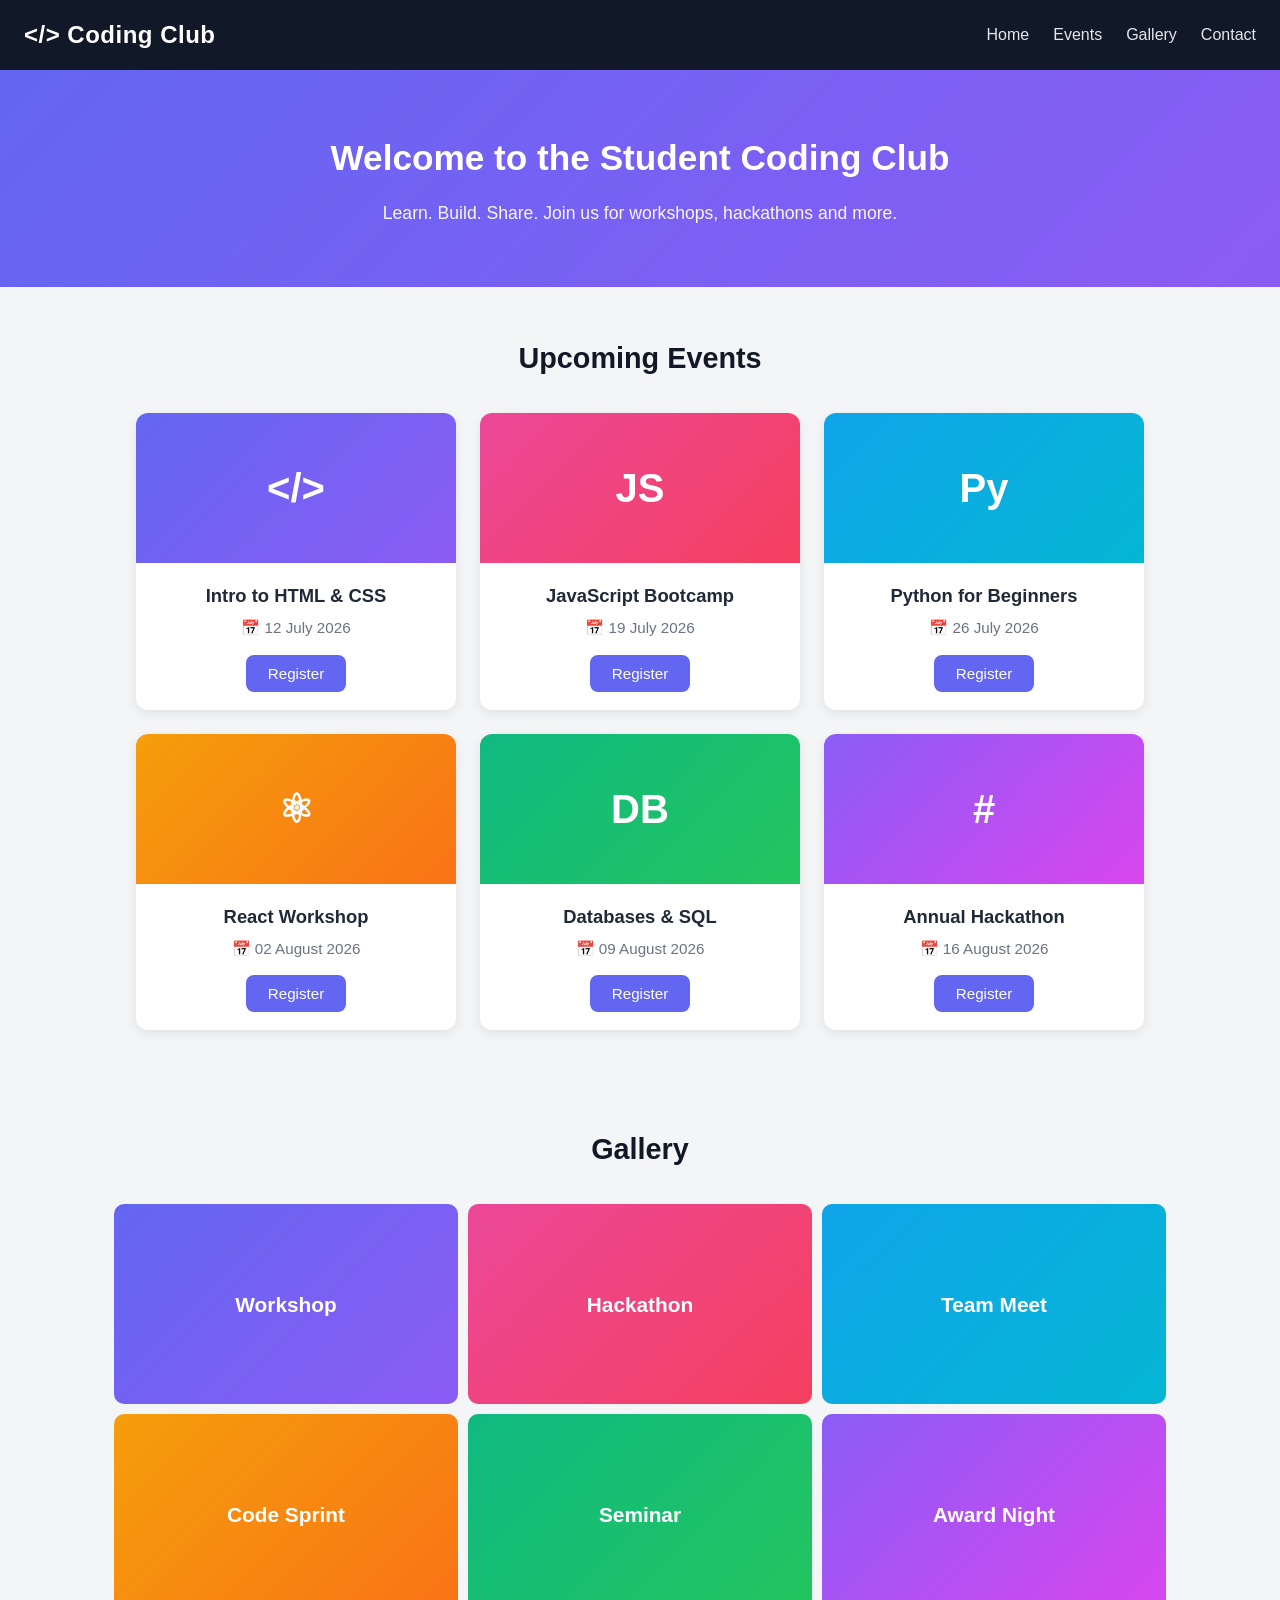
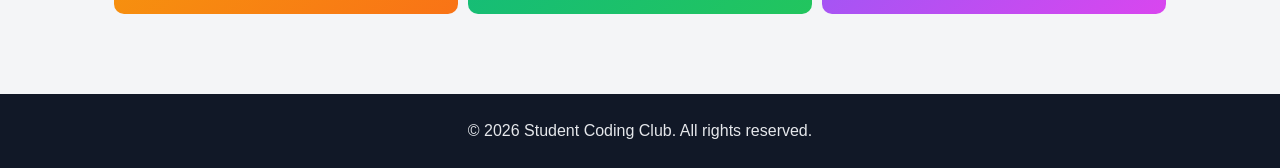
<file: index.html>
<!--
  Web Programming Assignment
  Topic: CSS Flexbox and CSS Grid
  Project: Student Coding Club Webpage

  Name:    _______________________
  Roll No: _______________________
  Class:   _______________________
-->
<!DOCTYPE html>
<html lang="en">
<head>
  <meta charset="UTF-8" />
  <meta name="viewport" content="width=device-width, initial-scale=1.0" />
  <title>Student Coding Club</title>
  <link rel="stylesheet" href="style.css" />
</head>
<body>

  <!-- ============================================================
       PART A — Header & Navigation (Flexbox)
       Club name on the left, nav links on the right.
       Links stack vertically below 768px (see style.css).
       ============================================================ -->
  <header class="header">
    <div class="logo">&lt;/&gt; Coding Club</div>
    <nav class="nav">
      <a href="#home">Home</a>
      <a href="#events">Events</a>
      <a href="#gallery">Gallery</a>
      <a href="#contact">Contact</a>
    </nav>
  </header>

  <!-- Hero / intro -->
  <section id="home" class="hero">
    <h1>Welcome to the Student Coding Club</h1>
    <p>Learn. Build. Share. Join us for workshops, hackathons and more.</p>
  </section>

  <!-- ============================================================
       PART B — Event Cards (Flexbox)
       Six cards that wrap automatically, equal spacing, hover effect.
       ============================================================ -->
  <section id="events" class="section">
    <h2 class="section-title">Upcoming Events</h2>
    <div class="cards">

      <div class="card">
        <div class="card-img" style="--c1:#6366f1; --c2:#8b5cf6;">&lt;/&gt;</div>
        <div class="card-body">
          <h3 class="card-name">Intro to HTML &amp; CSS</h3>
          <p class="card-date">📅 12 July 2026</p>
          <button class="btn">Register</button>
        </div>
      </div>

      <div class="card">
        <div class="card-img" style="--c1:#ec4899; --c2:#f43f5e;">JS</div>
        <div class="card-body">
          <h3 class="card-name">JavaScript Bootcamp</h3>
          <p class="card-date">📅 19 July 2026</p>
          <button class="btn">Register</button>
        </div>
      </div>

      <div class="card">
        <div class="card-img" style="--c1:#0ea5e9; --c2:#06b6d4;">Py</div>
        <div class="card-body">
          <h3 class="card-name">Python for Beginners</h3>
          <p class="card-date">📅 26 July 2026</p>
          <button class="btn">Register</button>
        </div>
      </div>

      <div class="card">
        <div class="card-img" style="--c1:#f59e0b; --c2:#f97316;">⚛</div>
        <div class="card-body">
          <h3 class="card-name">React Workshop</h3>
          <p class="card-date">📅 02 August 2026</p>
          <button class="btn">Register</button>
        </div>
      </div>

      <div class="card">
        <div class="card-img" style="--c1:#10b981; --c2:#22c55e;">DB</div>
        <div class="card-body">
          <h3 class="card-name">Databases &amp; SQL</h3>
          <p class="card-date">📅 09 August 2026</p>
          <button class="btn">Register</button>
        </div>
      </div>

      <div class="card">
        <div class="card-img" style="--c1:#8b5cf6; --c2:#d946ef;">#</div>
        <div class="card-body">
          <h3 class="card-name">Annual Hackathon</h3>
          <p class="card-date">📅 16 August 2026</p>
          <button class="btn">Register</button>
        </div>
      </div>

    </div>
  </section>

  <!-- ============================================================
       PART C — Gallery Section (CSS Grid)
       Six images. Desktop: 3 cols, Tablet: 2 cols, Mobile: 1 col.
       10px gap (see style.css).
       ============================================================ -->
  <section id="gallery" class="section">
    <h2 class="section-title">Gallery</h2>
    <div class="gallery">
      <div class="gallery-item" style="--c1:#6366f1; --c2:#8b5cf6;">Workshop</div>
      <div class="gallery-item" style="--c1:#ec4899; --c2:#f43f5e;">Hackathon</div>
      <div class="gallery-item" style="--c1:#0ea5e9; --c2:#06b6d4;">Team Meet</div>
      <div class="gallery-item" style="--c1:#f59e0b; --c2:#f97316;">Code Sprint</div>
      <div class="gallery-item" style="--c1:#10b981; --c2:#22c55e;">Seminar</div>
      <div class="gallery-item" style="--c1:#8b5cf6; --c2:#d946ef;">Award Night</div>
    </div>
  </section>

  <!-- ============================================================
       PART D — Footer
       Centered copyright text with a background color.
       ============================================================ -->
  <footer id="contact" class="footer">
    <p>&copy; 2026 Student Coding Club. All rights reserved.</p>
  </footer>

</body>
</html>
</file>
<file: style.css>
/* =====================================================================
   Student Coding Club — Stylesheet
   Web Programming Assignment: CSS Flexbox and CSS Grid
   ===================================================================== */

/* ---- Base / reset ---- */
* {
  margin: 0;
  padding: 0;
  box-sizing: border-box;
}

body {
  font-family: "Segoe UI", Roboto, Arial, sans-serif;
  line-height: 1.6;
  color: #1f2937;
  background: #f4f5f7;
}

/* =====================================================================
   PART A — Header & Navigation (Flexbox)
   Club name on the left, nav links on the right using Flexbox.
   ===================================================================== */
.header {
  display: flex;                 /* Flexbox */
  justify-content: space-between;/* name left, links right */
  align-items: center;
  flex-wrap: wrap;
  background: #111827;
  color: #fff;
  padding: 16px 24px;
}

.logo {
  font-size: 1.5rem;
  font-weight: 700;
  letter-spacing: 0.5px;
}

.nav {
  display: flex;                 /* horizontal alignment of links */
  gap: 24px;
}

.nav a {
  color: #e5e7eb;
  text-decoration: none;
  font-weight: 500;
  transition: color 0.2s ease;
}

.nav a:hover {
  color: #818cf8;
}

/* ---- Hero ---- */
.hero {
  text-align: center;
  padding: 60px 24px;
  background: linear-gradient(135deg, #6366f1, #8b5cf6);
  color: #fff;
}

.hero h1 {
  font-size: 2.2rem;
  margin-bottom: 12px;
}

.hero p {
  font-size: 1.1rem;
  opacity: 0.95;
}

/* ---- Generic section ---- */
.section {
  max-width: 1100px;
  margin: 0 auto;
  padding: 48px 24px;
}

.section-title {
  text-align: center;
  font-size: 1.8rem;
  margin-bottom: 32px;
  color: #111827;
}

/* =====================================================================
   PART B — Event Cards (Flexbox)
   Six cards that wrap automatically, equal spacing, hover effect.
   ===================================================================== */
.cards {
  display: flex;                 /* Flexbox */
  flex-wrap: wrap;               /* cards wrap automatically */
  gap: 24px;                     /* equal spacing */
  justify-content: center;
}

.card {
  flex: 1 1 280px;               /* grow/shrink, min width 280px */
  max-width: 320px;
  background: #fff;
  border-radius: 12px;
  overflow: hidden;
  box-shadow: 0 4px 12px rgba(0, 0, 0, 0.08);
  transition: transform 0.25s ease, box-shadow 0.25s ease;
}

.card:hover {                    /* hover effect */
  transform: translateY(-6px);
  box-shadow: 0 12px 24px rgba(0, 0, 0, 0.15);
}

/* Placeholder "image" built with a CSS gradient (self-contained) */
.card-img {
  height: 150px;
  display: flex;
  align-items: center;
  justify-content: center;
  font-size: 2.5rem;
  font-weight: 700;
  color: #fff;
  background: linear-gradient(135deg, var(--c1), var(--c2));
}

.card-body {
  padding: 18px;
  text-align: center;
}

.card-name {
  font-size: 1.15rem;
  margin-bottom: 6px;
}

.card-date {
  color: #6b7280;
  font-size: 0.95rem;
  margin-bottom: 14px;
}

.btn {
  background: #6366f1;
  color: #fff;
  border: none;
  padding: 10px 22px;
  border-radius: 8px;
  font-size: 0.95rem;
  cursor: pointer;
  transition: background 0.2s ease;
}

.btn:hover {
  background: #4f46e5;
}

/* =====================================================================
   PART C — Gallery Section (CSS Grid)
   Desktop: 3 columns, Tablet: 2 columns, Mobile: 1 column, 10px gap.
   ===================================================================== */
.gallery {
  display: grid;                          /* CSS Grid */
  grid-template-columns: repeat(3, 1fr);  /* Desktop: 3 columns */
  gap: 10px;                              /* required 10px gap */
}

.gallery-item {
  height: 200px;
  display: flex;
  align-items: center;
  justify-content: center;
  color: #fff;
  font-size: 1.3rem;
  font-weight: 600;
  border-radius: 10px;
  background: linear-gradient(135deg, var(--c1), var(--c2));
}

/* =====================================================================
   PART D — Footer
   Centered copyright text with a background color.
   ===================================================================== */
.footer {
  text-align: center;
  background: #111827;
  color: #e5e7eb;
  padding: 24px 16px;
  margin-top: 32px;
}

/* =====================================================================
   RESPONSIVE BREAKPOINTS
   ===================================================================== */

/* Tablet: gallery becomes 2 columns */
@media (max-width: 992px) {
  .gallery {
    grid-template-columns: repeat(2, 1fr);
  }
}

/* Below 768px: nav links stack vertically (Part A requirement),
   gallery becomes a single column (Part C requirement). */
@media (max-width: 768px) {
  .header {
    flex-direction: column;
    align-items: center;
    gap: 12px;
  }

  .nav {
    flex-direction: column;   /* links stack vertically */
    align-items: center;
    gap: 10px;
  }

  .gallery {
    grid-template-columns: 1fr;  /* Mobile: 1 column */
  }

  .hero h1 {
    font-size: 1.6rem;
  }
}
</file>
